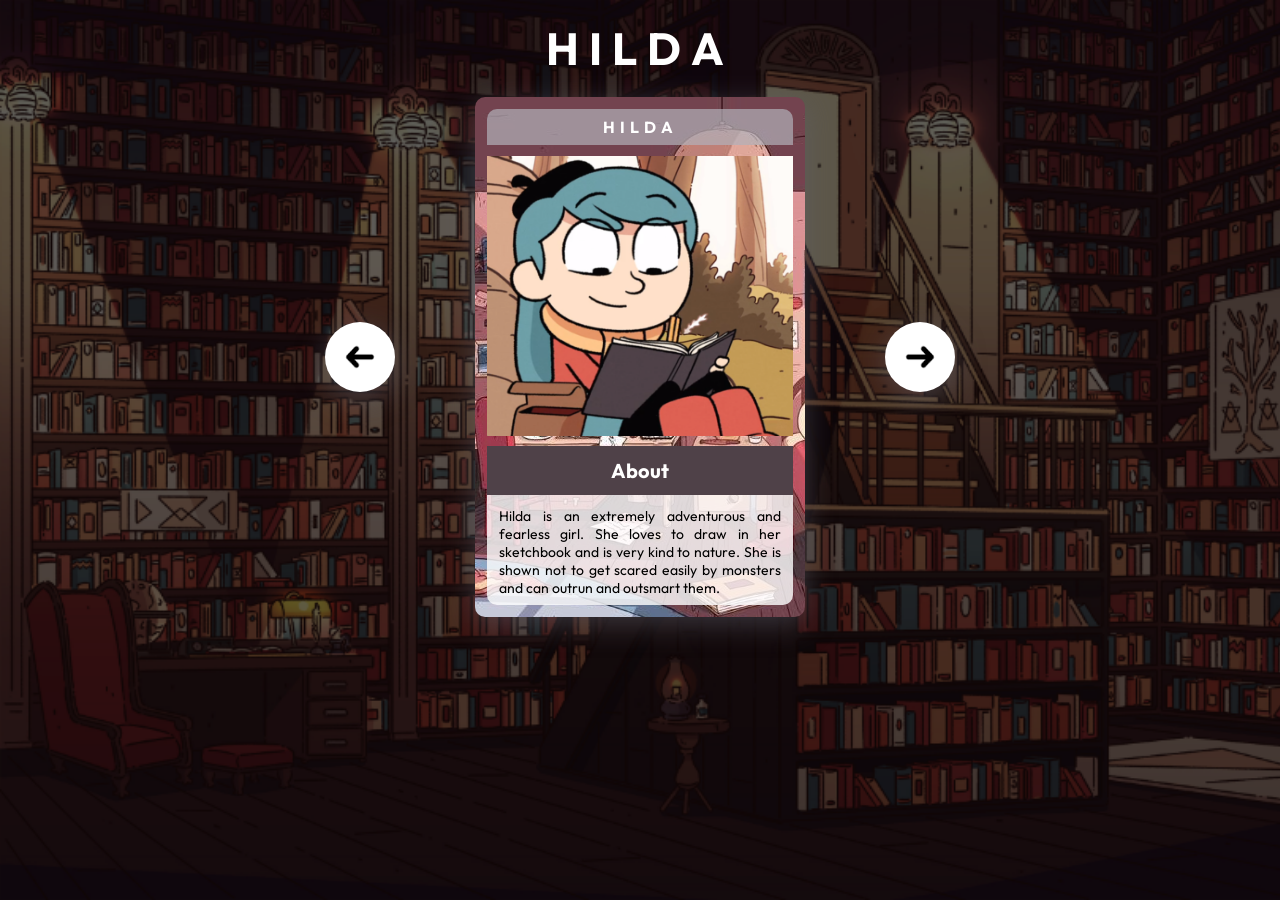
<file: index.html>
<!DOCTYPE html>
<html lang="en">
  <head>
    <meta charset="UTF-8" />
    <meta name="viewport" content="width=device-width, initial-scale=1.0" />
    <title>Projeto Cards</title>
    <link rel="preconnect" href="https://fonts.googleapis.com" />
    <link rel="preconnect" href="https://fonts.gstatic.com" crossorigin />
    <link
      href="https://fonts.googleapis.com/css2?family=Outfit:wght@100..900&display=swap"
      rel="stylesheet"
    />

    <link rel="stylesheet" href="./src/css/reset.css">
    <link rel="stylesheet" href="./src/css/estilos.css">
    <link rel="stylesheet" href="./src/css/responsivo.css">

  </head>

  <body>
    <header class="cabecalho">
      <h1>Hilda</h1>
    </header>
    <main class="personagens-slider">
      <button class="btn-seta btn-voltar" id="btn-voltar">
        <img src="./src/imagens/seta.png" alt="seta para voltar a imagem" />
      </button>

      <ul class="lista-personagens">
        <li class="cartao selecionado fundo-1">
          <h2 class="nome">Hilda</h2>

          <img
            class="imagem-personagem"
            src="./src/imagens/Hilda.png"
            alt="Hilda"
          />

          <div class="descricao">
            <h3 class="titulo">About</h3>
            <p class="texto">
              Hilda is an extremely adventurous and fearless girl. 
              She loves to draw in her sketchbook and is very kind to nature. 
              She is shown not to get scared easily by monsters and can outrun and outsmart them.
            </p>
          </div>
        </li>
        <li class="cartao fundo-2">
          <h2 class="nome">Twig</h2>

          <img
            class="imagem-personagem"
            src="./src/imagens/Twig.png"
            alt="Twig"
          />

          <div class="descricao">
            <h3 class="titulo">About</h3>
            <p class="texto">
              Twig is a protective, trusty and brave animal who likes to help Hilda. 
              When he is protective, he goes in front of Hilda and growls at anyone that 
              she doesn't know when they go up to her. He also has a sharp sense of smell and is 
              quick to realize something is not right.
            </p>
          </div>
        </li>
        <li class="cartao fundo-3">
          <h2 class="nome">Johanna</h2>

          <img
            class="imagem-personagem"
            src="./src/imagens/Johanna.png"
            alt="Johanna"
          />

          <div class="descricao">
            <h3 class="titulo">About</h3>
            <p class="texto">
              Hilda's mother is caring and supportive, but at times she can worry too much about 
              Hilda not having any "normal" friends her age. Since she lived in Trolberg for a good 
              portion of her childhood, she has a soft spot for the city, and had much less trouble 
              with moving there than Hilda did.
            </p>
          </div>
        </li>
        <li class="cartao fundo-4">
          <h2 class="nome">David</h2>

          <img
            class="imagem-personagem"
            src="./src/imagens/David.png"
            alt="David"
          />

          <div class="descricao">
            <h3 class="titulo">About</h3>
            <p class="texto">
              David tends to be quickly scared and easily distracted, as well as a bit clumsy. 
              It often takes his friends' encouragement to get him over his fears.
              David has at least one talent, that being he's a great singer.
              For this reason he has tried several times to audition for the Warblers, the choir 
              of the Sparrow Scouts.
            </p>
          </div>
        </li>
        <li class="cartao fundo-5">
          <h2 class="nome">Frida</h2>

          <img
            class="imagem-personagem"
            src="./src/imagens/Frida.png"
            alt="Frida"
          />

          <div class="descricao">
            <h3 class="titulo">About</h3>
            <p class="texto">
              Frida is strong minded, intelligent, and highly organized, and always 
              makes detailed plans for everything (so much in fact that Hilda actually 
              wondered if Frida was raised by Elves).She is also competitive, always 
              wanting to be the best. However, she tends to overthink things and tries too hard 
              to be seen as perfect.
            </p>
          </div>
        </li>
        <li class="cartao fundo-6">
          <h2 class="nome">Kaisa</h2>

          <img
            class="imagem-personagem"
            src="./src/imagens/Kaisa.png"
            alt="Kaisa"
          />

          <div class="descricao">
            <h3 class="titulo">About</h3>
            <p class="texto">
              Kaisa is usually calm, but can be rather strict with rules. She has the uncanny 
              ability to always know exactly what book people are looking for, even before they can 
              ask her about it. Another quirky thing about her is that she has memorized the entire 
              layout of St. Guglows Cemetery. This last thing she doesn't want to admit however.
            </p>
          </div>
        </li>
        
        <li class="cartao fundo-7">
          <h2 class="nome">Alfur Aldric</h2>

          <img
            class="imagem-personagem"
            src="./src/imagens/Alfur.png"
            alt="Alfur Aldric"
          />

          <div class="descricao">
            <h3 class="titulo">About</h3>
            <p class="texto">
              Alfur is a member of the Aldric Family. He loves writing reports about Trolberg to 
              the other Aldric elves. He is mostly known for paperworks and contracts, such as 
              contracts for the exiles from the "The Lost Clan" and paperworks so that other humans 
              can see him, such as Hilda and Frida.
            </p>
          </div>
        </li>
      </ul>

      <button class="btn-seta" id="btn-avancar">
        <img src="./src/imagens/seta.png" alt="seta para avançar a imagem" />
      </button>
    </main>

  <script src="./src/js/index.js"></script>

  </body>
</html>
</file>
<file: src/css/estilos.css>
body {
  font-family: "Outfit", sans-serif;
  background-image: url("../imagens/Background.png");
  background-repeat: no-repeat;
  background-size: cover;
  min-height: 100vh;
}

.cabecalho {
  text-align: center;
  padding: 20px 0;
}

.cabecalho h1 {
  color: #ffffff;
  font-size: 45px;
  letter-spacing: 10px;
  text-transform: uppercase;
}

.personagens-slider {
  display: flex;
  justify-content: center;
  align-items: center;
  gap: 80px;
  padding-bottom: 20px;
}

.lista-personagens {
  width: 330px;
  height: 520px;
  position: relative;
}

.btn-seta {
  background-color: #ffffff;
  width: 70px;
  height: 70px;
  border-radius: 50px;
  border: 0;
  cursor: pointer;
  display: flex;
  align-items: center;
  justify-content: center;
  transition: background-color 0.2s ease-in-out;
  box-shadow: rgba(100, 100, 111, 0.5) 0px 7px 29px 0px;
}

.btn-seta.btn-voltar {
  transform: rotateY(180deg);
}

.btn-seta:hover {
  background-color: #CDEAEF;
}

.cartao {
  opacity: 0;
  height: 100%;
  position: absolute;
  padding: 12px;
  box-shadow: rgba(100, 100, 111, 0.5) 0px 7px 29px 0px;
  border-radius: 10px;
  transition: opacity 0.3s ease-in-out;
  display: flex;
  flex-direction: column;
  justify-content: space-between;
}

.cartao.selecionado {
  opacity: 1;
  z-index: 1;
}

.cartao .imagem-personagem {
  width: 100%;
  max-height: 280px;
}

.cartao .nome {
  background-color: rgba(179, 177, 185, 0.7);
  padding: 8px 10px;
  border-top-left-radius: 10px;
  border-top-right-radius: 10px;
  color: #ffffff;
  font-size: 16px;
  text-transform: uppercase;
  letter-spacing: 5px;
  text-align: center;
}

.cartao .descricao {
  background-color: rgba(255, 255, 255, 0.8);
  border-bottom-left-radius: 10px;
  border-bottom-right-radius: 10px;
}

.cartao .descricao .titulo {
  background-color: #4F4148;
  font-size: 20px;
  color: #ffffff;
  padding: 12px;
  text-align: center;
}

.cartao .descricao .texto {
  font-size: 14px;
  padding: 12px;
  text-align: justify;
  max-height: 110px;
  overflow-y: auto;
}

.cartao.fundo-1 {
  background: url("../imagens/Background-Hilda.jpg") no-repeat;
}

.cartao.fundo-2 {
  background: url("../imagens/Background-Twig.jpg") no-repeat;
}

.cartao.fundo-3 {
  background: url("../imagens/Background-Johanna.jpg") no-repeat;
}

.cartao.fundo-4 {
  background: url("../imagens/Background-David.jpg") no-repeat;
}

.cartao.fundo-5 {
  background: url("../imagens/Background-Frida.jpg") no-repeat;
}

.cartao.fundo-6 {
  background: url("../imagens/Background-Kaisa.jpg") no-repeat;
}

.cartao.fundo-7 {
  background: url("../imagens/Background-Alfur.jpg") no-repeat;
}
</file>
<file: src/css/responsivo.css>
@media(max-width: 620px){
    .cabecalho{
        padding: 30px 0;
    }

    .personagens-slider{
        padding: 0 15px;
        gap: 10px;
    }

    .btn-seta{
        width: 20px;
        height: 20px;
        padding: 20px;
    }

    .lista-personagens{
        height: 480px;
    }
}
</file>
<file: Projeto - Cards/src/css/estilos.css>
body {
  font-family: "Outfit", sans-serif;
  background-image: url("../imagens/Background.png");
  background-repeat: no-repeat;
  background-size: cover;
  min-height: 100vh;
}

.cabecalho {
  text-align: center;
  padding: 20px 0;
}

.cabecalho h1 {
  color: #ffffff;
  font-size: 45px;
  letter-spacing: 10px;
  text-transform: uppercase;
}

.personagens-slider {
  display: flex;
  justify-content: center;
  align-items: center;
  gap: 80px;
  padding-bottom: 20px;
}

.lista-personagens {
  width: 330px;
  height: 520px;
  position: relative;
}

.btn-seta {
  background-color: #ffffff;
  width: 70px;
  height: 70px;
  border-radius: 50px;
  border: 0;
  cursor: pointer;
  display: flex;
  align-items: center;
  justify-content: center;
  transition: background-color 0.2s ease-in-out;
  box-shadow: rgba(100, 100, 111, 0.5) 0px 7px 29px 0px;
}

.btn-seta.btn-voltar {
  transform: rotateY(180deg);
}

.btn-seta:hover {
  background-color: #CDEAEF;
}

.cartao {
  opacity: 0;
  height: 100%;
  position: absolute;
  padding: 12px;
  box-shadow: rgba(100, 100, 111, 0.5) 0px 7px 29px 0px;
  border-radius: 10px;
  transition: opacity 0.3s ease-in-out;
  display: flex;
  flex-direction: column;
  justify-content: space-between;
}

.cartao.selecionado {
  opacity: 1;
  z-index: 1;
}

.cartao .imagem-personagem {
  width: 100%;
  max-height: 280px;
}

.cartao .nome {
  background-color: rgba(179, 177, 185, 0.7);
  padding: 8px 10px;
  border-top-left-radius: 10px;
  border-top-right-radius: 10px;
  color: #ffffff;
  font-size: 16px;
  text-transform: uppercase;
  letter-spacing: 5px;
  text-align: center;
}

.cartao .descricao {
  background-color: rgba(255, 255, 255, 0.8);
  border-bottom-left-radius: 10px;
  border-bottom-right-radius: 10px;
}

.cartao .descricao .titulo {
  background-color: #4F4148;
  font-size: 20px;
  color: #ffffff;
  padding: 12px;
  text-align: center;
}

.cartao .descricao .texto {
  font-size: 14px;
  padding: 12px;
  text-align: justify;
  max-height: 110px;
  overflow-y: auto;
}

.cartao.fundo-1 {
  background: url("../imagens/Background-Hilda.jpg") no-repeat;
}

.cartao.fundo-2 {
  background: url("../imagens/Background-Twig.jpg") no-repeat;
}

.cartao.fundo-3 {
  background: url("../imagens/Background-Johanna.jpg") no-repeat;
}

.cartao.fundo-4 {
  background: url("../imagens/Background-David.jpg") no-repeat;
}

.cartao.fundo-5 {
  background: url("../imagens/Background-Frida.jpg") no-repeat;
}

.cartao.fundo-6 {
  background: url("../imagens/Background-Kaisa.jpg") no-repeat;
}

.cartao.fundo-7 {
  background: url("../imagens/Background-Alfur.jpg") no-repeat;
}
</file>
<file: Projeto - Cards/src/css/responsivo.css>
@media(max-width: 620px){
    .cabecalho{
        padding: 30px 0;
    }

    .personagens-slider{
        padding: 0 15px;
        gap: 10px;
    }

    .btn-seta{
        width: 20px;
        height: 20px;
        padding: 20px;
    }

    .lista-personagens{
        height: 480px;
    }
}
</file>
